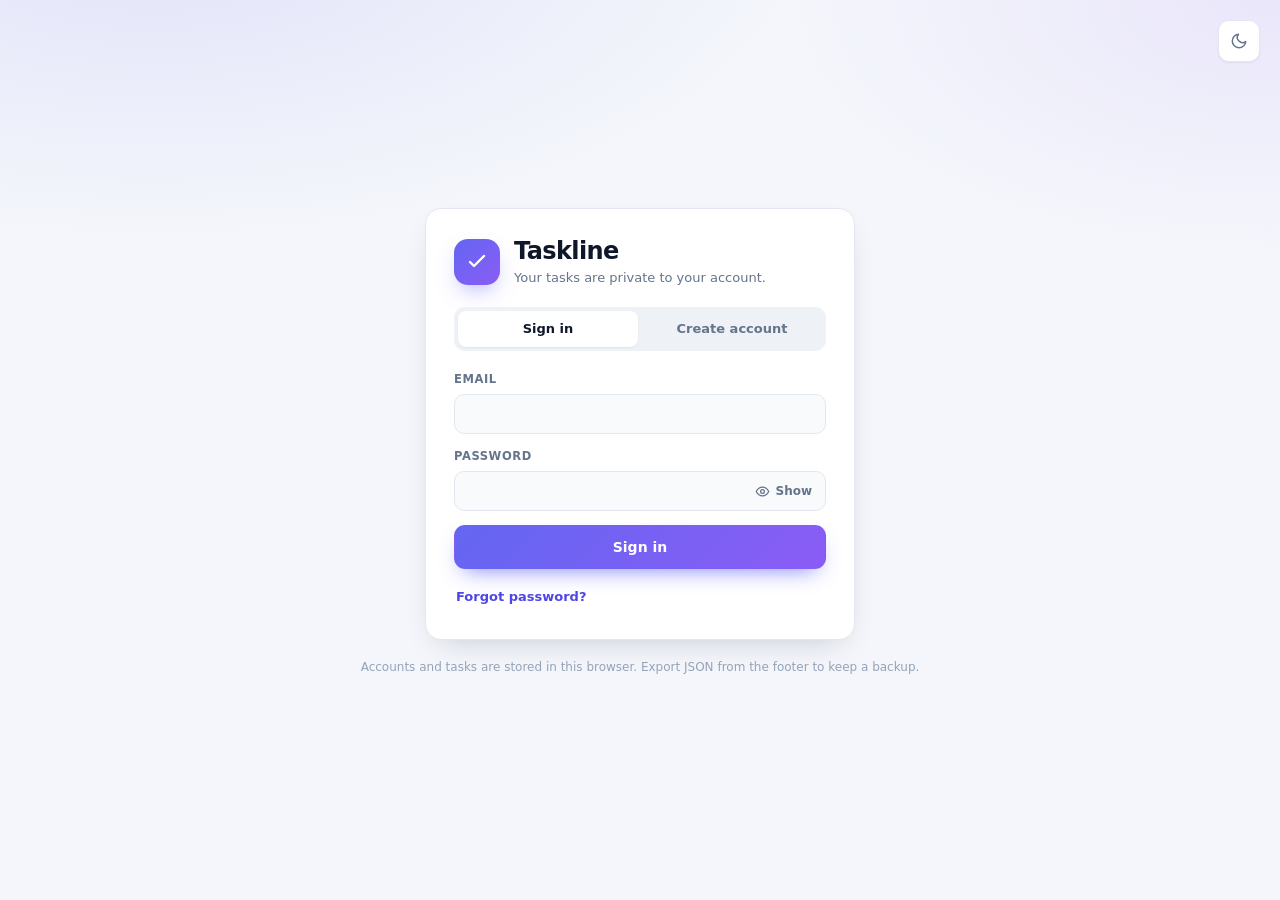
<file: index.html>
<!DOCTYPE html>
<html lang="en" data-theme="light">
<head>
  <meta charset="UTF-8">
  <meta name="viewport" content="width=device-width, initial-scale=1.0">
  <meta name="description" content="Taskline — a private daily task planner with accounts, statuses, and an archive.">
  <title>Taskline — Daily tasks</title>
  <link rel="icon" href="data:image/svg+xml,%3Csvg xmlns='http://www.w3.org/2000/svg' viewBox='0 0 100 100'%3E%3Crect width='100' height='100' rx='24' fill='%236366f1'/%3E%3Cpath d='M28 52l14 14 30-32' fill='none' stroke='white' stroke-width='10' stroke-linecap='round' stroke-linejoin='round'/%3E%3C/svg%3E">
  <script>
    (function () {
      try {
        var saved = localStorage.getItem('taskline.theme');
        var theme = saved || (window.matchMedia('(prefers-color-scheme: dark)').matches ? 'dark' : 'light');
        document.documentElement.dataset.theme = theme;
      } catch (error) {
        document.documentElement.dataset.theme = 'light';
      }
    })();
  </script>
  <link rel="stylesheet" href="styles.css">
</head>
<body>
  <div id="storageWarning" class="storage-warning" role="alert" hidden>
    <strong>Storage is blocked in this browser.</strong>
    You can use Taskline now, but accounts and tasks will disappear when you close this tab. Open this file in a normal Chrome or Edge window (not private mode), or allow site data for it, to save permanently. Use <strong>Export JSON</strong> before closing.
  </div>

  <main id="authView" class="auth-view" hidden>
    <button id="authThemeToggle" class="icon-btn theme-toggle auth-theme" type="button" aria-label="Switch theme" title="Switch theme">
      <svg class="icon-sun" viewBox="0 0 24 24" width="18" height="18" fill="none" stroke="currentColor" stroke-width="2" stroke-linecap="round" stroke-linejoin="round" aria-hidden="true">
        <circle cx="12" cy="12" r="4"/>
        <path d="M12 2v2M12 20v2M4.93 4.93l1.41 1.41M17.66 17.66l1.41 1.41M2 12h2M20 12h2M6.34 17.66l-1.41 1.41M19.07 4.93l-1.41 1.41"/>
      </svg>
      <svg class="icon-moon" viewBox="0 0 24 24" width="18" height="18" fill="none" stroke="currentColor" stroke-width="2" stroke-linecap="round" stroke-linejoin="round" aria-hidden="true">
        <path d="M21 12.79A9 9 0 1 1 11.21 3 7 7 0 0 0 21 12.79z"/>
      </svg>
    </button>

    <section class="auth-card card" aria-labelledby="authTitle">
      <div class="auth-brand">
        <div class="logo" aria-hidden="true">
          <svg viewBox="0 0 24 24" width="24" height="24" fill="none" stroke="currentColor" stroke-width="2.4" stroke-linecap="round" stroke-linejoin="round">
            <path d="m5 12 4 4L19 6"/>
          </svg>
        </div>
        <div>
          <h1 id="authTitle">Taskline</h1>
          <p>Your tasks are private to your account.</p>
        </div>
      </div>

      <div class="auth-tabs" role="tablist" aria-label="Account">
        <button type="button" class="auth-tab is-active" data-auth-tab="login" role="tab" aria-selected="true">Sign in</button>
        <button type="button" class="auth-tab" data-auth-tab="register" role="tab" aria-selected="false">Create account</button>
      </div>

      <p id="authNotice" class="auth-notice" role="status" hidden></p>

      <form id="loginForm" class="auth-form" novalidate>
        <label class="field">
          <span>Email</span>
          <input id="loginEmail" type="email" autocomplete="email" maxlength="254" required>
        </label>
        <label class="field">
          <span>Password</span>
          <input id="loginPassword" type="password" autocomplete="current-password" maxlength="200" required>
        </label>
        <p class="field-error" id="loginError" hidden></p>
        <button type="submit" class="btn btn-primary btn-block">Sign in</button>
        <button type="button" id="forgotBtn" class="text-btn auth-link">Forgot password?</button>
      </form>

      <form id="registerForm" class="auth-form" novalidate hidden>
        <label class="field">
          <span>Your name</span>
          <input id="registerName" type="text" autocomplete="name" maxlength="80" required>
        </label>
        <label class="field">
          <span>Email</span>
          <input id="registerEmail" type="email" autocomplete="email" maxlength="254" required>
        </label>
        <label class="field">
          <span>Password</span>
          <input id="registerPassword" type="password" autocomplete="new-password" minlength="8" maxlength="200" required>
        </label>
        <label class="field">
          <span>Confirm password</span>
          <input id="registerConfirm" type="password" autocomplete="new-password" minlength="8" maxlength="200" required>
        </label>
        <label class="field">
          <span>Mother's maiden name</span>
          <input id="registerMaiden" type="text" autocomplete="off" maxlength="80" required>
        </label>
        <p class="hint">Your mother's maiden name confirms password changes. If it does not match, we email a verification code instead.</p>
        <p class="field-error" id="registerError" hidden></p>
        <button type="submit" class="btn btn-primary btn-block">Create account</button>
      </form>
    </section>

    <p class="auth-foot">Accounts and tasks are stored in this browser. Export JSON from the footer to keep a backup.</p>
  </main>

  <div class="app" id="appShell" hidden>
    <header class="topbar">
      <div class="brand">
        <div class="logo" aria-hidden="true">
          <svg viewBox="0 0 24 24" width="24" height="24" fill="none" stroke="currentColor" stroke-width="2.4" stroke-linecap="round" stroke-linejoin="round">
            <path d="m5 12 4 4L19 6"/>
          </svg>
        </div>
        <div class="brand-text">
          <h1>Taskline</h1>
          <p>Plan your day. Keep moving.</p>
        </div>
      </div>

      <div class="topbar-actions">
        <div class="account" id="account">
          <button type="button" id="accountBtn" class="account-btn" aria-haspopup="true" aria-expanded="false" aria-controls="accountMenu">
            <span class="avatar" id="accountInitial" aria-hidden="true">?</span>
            <span class="account-email" id="accountEmail"></span>
            <svg class="account-chevron" viewBox="0 0 24 24" width="14" height="14" fill="none" stroke="currentColor" stroke-width="2.2" stroke-linecap="round" stroke-linejoin="round" aria-hidden="true">
              <path d="m6 9 6 6 6-6"/>
            </svg>
          </button>
          <div class="account-menu" id="accountMenu" hidden>
            <p class="account-menu-label"><strong id="accountMenuName"></strong><br><span id="accountMenuEmail"></span></p>
            <button type="button" id="manageTeamsBtn" class="account-menu-item">Manage teams</button>
            <button type="button" id="changePasswordBtn" class="account-menu-item">Change password</button>
            <button type="button" id="signOutBtn" class="account-menu-item is-danger">Sign out</button>
          </div>
        </div>

        <button id="themeToggle" class="icon-btn theme-toggle" type="button" aria-label="Switch theme" title="Switch theme">
          <svg class="icon-sun" viewBox="0 0 24 24" width="18" height="18" fill="none" stroke="currentColor" stroke-width="2" stroke-linecap="round" stroke-linejoin="round" aria-hidden="true">
            <circle cx="12" cy="12" r="4"/>
            <path d="M12 2v2M12 20v2M4.93 4.93l1.41 1.41M17.66 17.66l1.41 1.41M2 12h2M20 12h2M6.34 17.66l-1.41 1.41M19.07 4.93l-1.41 1.41"/>
          </svg>
          <svg class="icon-moon" viewBox="0 0 24 24" width="18" height="18" fill="none" stroke="currentColor" stroke-width="2" stroke-linecap="round" stroke-linejoin="round" aria-hidden="true">
            <path d="M21 12.79A9 9 0 1 1 11.21 3 7 7 0 0 0 21 12.79z"/>
          </svg>
        </button>
      </div>
    </header>

    <section class="composer card" aria-labelledby="composerTitle">
      <h2 id="composerTitle" class="sr-only">Add a task</h2>
      <form id="taskForm" autocomplete="off">
        <div class="composer-main">
          <input id="taskTitle" name="title" type="text" placeholder="What needs to be done?" maxlength="140" required aria-label="Task title">
          <button type="submit" class="btn btn-primary">
            <svg viewBox="0 0 24 24" width="17" height="17" fill="none" stroke="currentColor" stroke-width="2.4" stroke-linecap="round" aria-hidden="true">
              <path d="M12 5v14M5 12h14"/>
            </svg>
            Add task
          </button>
        </div>

        <div class="composer-meta">
          <label class="field-inline">
            <span>Date</span>
            <input id="taskDate" name="date" type="date" required>
          </label>

          <div class="date-presets" aria-label="Quick date">
            <button type="button" class="chip-btn" data-set-date="today">Today</button>
            <button type="button" class="chip-btn" data-set-date="tomorrow">Tomorrow</button>
          </div>

          <label class="field-inline">
            <span>Status</span>
            <select id="taskStatus" name="status"></select>
          </label>

          <label class="field-inline">
            <span>Priority</span>
            <select id="taskPriority" name="priority"></select>
          </label>

          <button type="button" id="detailsToggle" class="text-btn" aria-expanded="false" aria-controls="detailsRow">+ Notes</button>
        </div>

        <div class="composer-sharing">
          <div class="scope-toggle" role="group" aria-label="Task visibility">
            <button type="button" class="scope-btn is-active" data-scope="personal" aria-pressed="true">Personal</button>
            <button type="button" class="scope-btn" data-scope="team" aria-pressed="false">Team</button>
          </div>

          <label class="field-inline" id="teamPickerWrap" hidden>
            <span>Team</span>
            <select id="taskTeam"></select>
          </label>

          <label class="field-inline" id="assigneePickerWrap" hidden>
            <span>Assign to</span>
            <select id="taskAssignee"></select>
          </label>

          <button type="button" id="composerTeamsBtn" class="text-btn composer-team-link">Manage teams</button>
        </div>

        <div id="detailsRow" class="details-row" hidden>
          <label class="sr-only" for="taskNotes">Notes</label>
          <textarea id="taskNotes" name="notes" rows="2" maxlength="500" placeholder="Add details or context (optional)"></textarea>
        </div>
      </form>
    </section>

    <section class="stats" id="stats" aria-label="Task summary"></section>

    <section class="toolbar" aria-label="Task controls">
      <div class="tabs" role="tablist" aria-label="Views">
        <button type="button" id="tabTasks" class="tab is-active" data-view="tasks" role="tab" aria-selected="true" aria-controls="taskList">
          Tasks <span class="tab-count" id="activeCount">0</span>
        </button>
        <button type="button" id="tabArchive" class="tab" data-view="archive" role="tab" aria-selected="false" aria-controls="taskList">
          Archive <span class="tab-count" id="archivedCount">0</span>
        </button>
      </div>

      <div class="filters">
        <div class="search-field">
          <svg viewBox="0 0 24 24" width="16" height="16" fill="none" stroke="currentColor" stroke-width="2" stroke-linecap="round" aria-hidden="true">
            <circle cx="11" cy="11" r="7"/>
            <path d="m21 21-4.35-4.35"/>
          </svg>
          <input id="search" type="search" placeholder="Search tasks" aria-label="Search tasks">
        </div>

        <div class="filter-field" id="statusFilterWrap">
          <label class="sr-only" for="statusFilter">Filter by status</label>
          <select id="statusFilter" class="filter-select"></select>
        </div>

        <div class="filter-field">
          <label class="sr-only" for="scopeFilter">Filter by task type</label>
          <select id="scopeFilter" class="filter-select">
            <option value="all">All tasks</option>
            <option value="personal">Personal</option>
            <option value="team">Team</option>
          </select>
        </div>
      </div>
    </section>

    <main id="taskList" class="task-list-root" role="tabpanel" aria-labelledby="tabTasks"></main>

    <footer class="footer">
      <p class="storage-line" id="storageLine" data-state="checking" role="status">
        <span class="storage-dot" aria-hidden="true"></span>
        <span id="storageText">Loading your tasks…</span>
      </p>
      <p class="footer-actions">
        <button type="button" class="link-btn" id="exportBtn">Export JSON</button>
        <span class="footer-sep">·</span>
        <button type="button" class="link-btn" id="importBtn">Import JSON</button>
        <input type="file" id="importFile" accept="application/json,.json" hidden>
      </p>
      <p class="footer-shortcuts"><kbd>N</kbd> new task <span class="footer-sep">·</span> <kbd>/</kbd> search</p>
    </footer>
  </div>

  <dialog id="editDialog" class="modal">
    <form id="editForm" novalidate>
      <header class="modal-head">
        <h2>Edit task</h2>
        <button type="button" class="icon-btn" data-close aria-label="Close">
          <svg viewBox="0 0 24 24" width="17" height="17" fill="none" stroke="currentColor" stroke-width="2" stroke-linecap="round" aria-hidden="true">
            <path d="M18 6 6 18M6 6l12 12"/>
          </svg>
        </button>
      </header>

      <div class="modal-body">
        <label class="field">
          <span>Task</span>
          <input id="editTitle" type="text" maxlength="140" required>
        </label>
        <p class="field-error" id="editError" hidden>Please enter a task title.</p>

        <div class="field-grid">
          <label class="field">
            <span>Date</span>
            <input id="editDate" type="date" required>
          </label>
          <label class="field">
            <span>Status</span>
            <select id="editStatus"></select>
          </label>
          <label class="field">
            <span>Priority</span>
            <select id="editPriority"></select>
          </label>
        </div>

        <div id="editSharing" class="field-grid" hidden>
          <label class="field">
            <span>Shared with</span>
            <input id="editTeamName" type="text" readonly>
          </label>
          <label class="field">
            <span>Assignee</span>
            <select id="editAssignee"></select>
          </label>
        </div>

        <label class="field">
          <span>Notes</span>
          <textarea id="editNotes" rows="3" maxlength="500" placeholder="Add details or context (optional)"></textarea>
        </label>

        <p class="hint">Setting the status to <strong>Complete</strong> archives the task. Changing an archived task to any other status restores it.</p>
      </div>

      <footer class="modal-foot">
        <button type="button" class="btn btn-ghost" data-close>Cancel</button>
        <button type="submit" class="btn btn-primary">Save changes</button>
      </footer>
    </form>
  </dialog>

  <dialog id="confirmDialog" class="modal modal-sm">
    <header class="modal-head">
      <h2 id="confirmTitle">Delete task?</h2>
    </header>
    <div class="modal-body">
      <p id="confirmMessage"></p>
    </div>
    <footer class="modal-foot">
      <button type="button" class="btn btn-ghost" data-close>Cancel</button>
      <button type="button" id="confirmDeleteBtn" class="btn btn-danger">Delete task</button>
    </footer>
  </dialog>

  <dialog id="passwordDialog" class="modal modal-sm">
    <form id="passwordForm" novalidate>
      <header class="modal-head">
        <h2>Change password</h2>
        <button type="button" class="icon-btn" data-close aria-label="Close">
          <svg viewBox="0 0 24 24" width="17" height="17" fill="none" stroke="currentColor" stroke-width="2" stroke-linecap="round" aria-hidden="true">
            <path d="M18 6 6 18M6 6l12 12"/>
          </svg>
        </button>
      </header>

      <div class="modal-body">
        <p class="hint">Confirm with your current password and your mother's maiden name. If the maiden name does not match, we will email a verification code and open the reset window.</p>
        <label class="field">
          <span>Current password</span>
          <input id="pwCurrent" type="password" autocomplete="current-password" maxlength="200" required>
        </label>
        <label class="field">
          <span>Mother's maiden name</span>
          <input id="pwMaiden" type="text" autocomplete="off" maxlength="80" required>
        </label>
        <label class="field">
          <span>New password</span>
          <input id="pwNew" type="password" autocomplete="new-password" minlength="8" maxlength="200" required>
        </label>
        <label class="field">
          <span>Confirm new password</span>
          <input id="pwConfirm" type="password" autocomplete="new-password" minlength="8" maxlength="200" required>
        </label>
        <p class="field-error" id="pwError" hidden></p>
      </div>

      <footer class="modal-foot">
        <button type="button" class="btn btn-ghost" data-close>Cancel</button>
        <button type="submit" class="btn btn-primary">Update password</button>
      </footer>
    </form>
  </dialog>

  <dialog id="resetDialog" class="modal modal-sm">
    <form id="resetForm" novalidate>
      <header class="modal-head">
        <h2>Reset password</h2>
        <button type="button" class="icon-btn" data-close aria-label="Close">
          <svg viewBox="0 0 24 24" width="17" height="17" fill="none" stroke="currentColor" stroke-width="2" stroke-linecap="round" aria-hidden="true">
            <path d="M18 6 6 18M6 6l12 12"/>
          </svg>
        </button>
      </header>

      <div id="resetStepOne" class="modal-body">
        <p class="hint">Enter your email and your mother's maiden name. If the maiden name matches, you can choose a new password right away. If it does not, we will email you a verification code.</p>
        <label class="field">
          <span>Email</span>
          <input id="resetEmail" type="email" autocomplete="email" maxlength="254" required>
        </label>
        <label class="field">
          <span>Mother's maiden name</span>
          <input id="resetMaiden" type="text" autocomplete="off" maxlength="80" required>
        </label>
        <p class="field-error" id="resetErrorOne" hidden></p>
      </div>

      <div id="resetStepTwo" class="modal-body" hidden>
        <p id="resetNote" class="reset-note"></p>
        <div id="resetCodeWrap">
          <label class="field">
            <span>Verification code</span>
            <input id="resetCode" type="text" inputmode="numeric" autocomplete="one-time-code" maxlength="6" placeholder="6-digit code">
          </label>
          <button type="button" id="viewMailBtn" class="text-btn">Show verification code</button>
          <pre id="resetMailPreview" class="mail-preview" hidden></pre>
        </div>
        <label class="field">
          <span>New password</span>
          <input id="resetNew" type="password" autocomplete="new-password" minlength="8" maxlength="200" required>
        </label>
        <label class="field">
          <span>Confirm new password</span>
          <input id="resetConfirm" type="password" autocomplete="new-password" minlength="8" maxlength="200" required>
        </label>
        <p class="field-error" id="resetErrorTwo" hidden></p>
      </div>

      <footer id="resetFootOne" class="modal-foot">
        <button type="button" class="btn btn-ghost" data-close>Cancel</button>
        <button type="submit" class="btn btn-primary">Continue</button>
      </footer>
      <footer id="resetFootTwo" class="modal-foot" hidden>
        <button type="button" id="resetBackBtn" class="btn btn-ghost">Back</button>
        <button type="submit" class="btn btn-primary">Change password</button>
      </footer>
    </form>
  </dialog>

  <dialog id="teamsDialog" class="modal teams-modal">
    <header class="modal-head">
      <h2>Teams</h2>
      <button type="button" class="icon-btn" data-close aria-label="Close">
        <svg viewBox="0 0 24 24" width="17" height="17" fill="none" stroke="currentColor" stroke-width="2" stroke-linecap="round" aria-hidden="true">
          <path d="M18 6 6 18M6 6l12 12"/>
        </svg>
      </button>
    </header>

    <div class="modal-body">
      <p class="hint">Create a team and add registered users by email. Tasks shared with a team are visible to every member, while personal tasks stay private to you.</p>

      <form id="teamCreateForm" class="team-create" novalidate>
        <label class="field">
          <span>Team name</span>
          <input id="teamName" type="text" maxlength="80" placeholder="e.g. Design team" required>
        </label>
        <label class="field">
          <span>Members (email addresses, comma separated)</span>
          <input id="teamMembers" type="text" maxlength="1000" placeholder="teammate@example.com, another@example.com">
        </label>
        <p class="field-error" id="teamCreateError" hidden></p>
        <button type="submit" class="btn btn-primary">Create team</button>
      </form>

      <div id="teamList" class="team-list" aria-live="polite"></div>
    </div>

    <footer class="modal-foot">
      <button type="button" class="btn btn-ghost" data-close>Done</button>
    </footer>
  </dialog>

  <div id="toast" class="toast" role="status" aria-live="polite" hidden>
    <span id="toastMessage"></span>
    <button id="toastAction" class="toast-action" type="button" hidden>Undo</button>
    <button id="toastClose" class="toast-close" type="button" aria-label="Dismiss">
      <svg viewBox="0 0 24 24" width="15" height="15" fill="none" stroke="currentColor" stroke-width="2" stroke-linecap="round" aria-hidden="true">
        <path d="M18 6 6 18M6 6l12 12"/>
      </svg>
    </button>
  </div>

  <script src="backend.js"></script>
  <script src="app.js"></script>
</body>
</html>
</file>
<file: styles.css>
/* =========================================================
   Taskline — styles
   ========================================================= */

:root {
  color-scheme: light;

  --bg: #f4f6fb;
  --bg-image:
    radial-gradient(1100px 520px at 12% -8%, rgba(99, 102, 241, 0.13), transparent 60%),
    radial-gradient(900px 460px at 100% 0%, rgba(139, 92, 246, 0.10), transparent 55%);

  --surface: #ffffff;
  --surface-2: #f8fafc;
  --surface-3: #eef2f7;
  --text: #0f172a;
  --text-muted: #64748b;
  --text-soft: #94a3b8;
  --border: #e3e8f0;
  --border-strong: #cbd5e1;

  --primary: #4f46e5;
  --primary-strong: #4338ca;
  --primary-soft: #eef2ff;
  --primary-contrast: #ffffff;

  --danger: #dc2626;
  --danger-soft: #fef2f2;

  --todo: #475569;
  --todo-soft: #f1f5f9;
  --inprogress: #2563eb;
  --inprogress-soft: #eff6ff;
  --hold: #b45309;
  --hold-strong: #d97706;
  --hold-soft: #fffbeb;
  --hold-border: #fcd34d;
  --complete: #059669;
  --complete-soft: #ecfdf5;

  --high: #dc2626;
  --high-soft: #fef2f2;
  --medium: #c2740a;
  --medium-soft: #fffbeb;
  --low: #64748b;
  --low-soft: #f1f5f9;

  --shadow-sm: 0 1px 2px rgba(15, 23, 42, 0.06);
  --shadow-md: 0 12px 32px -14px rgba(15, 23, 42, 0.22);
  --shadow-lg: 0 30px 70px -24px rgba(15, 23, 42, 0.35);

  --radius: 16px;
  --radius-sm: 10px;
  --focus: 0 0 0 3px rgba(99, 102, 241, 0.28);
}

[data-theme="dark"] {
  color-scheme: dark;

  --bg: #080c18;
  --bg-image:
    radial-gradient(1100px 520px at 12% -8%, rgba(99, 102, 241, 0.20), transparent 60%),
    radial-gradient(900px 460px at 100% 0%, rgba(139, 92, 246, 0.15), transparent 55%);

  --surface: #101827;
  --surface-2: #0c1422;
  --surface-3: #1a2438;
  --text: #e7edf9;
  --text-muted: #94a3b8;
  --text-soft: #64748b;
  --border: #23304a;
  --border-strong: #33415c;

  --primary: #818cf8;
  --primary-strong: #a5b4fc;
  --primary-soft: rgba(129, 140, 248, 0.14);

  --danger: #f87171;
  --danger-soft: rgba(248, 113, 113, 0.12);

  --todo: #cbd5e1;
  --todo-soft: rgba(148, 163, 184, 0.13);
  --inprogress: #93c5fd;
  --inprogress-soft: rgba(96, 165, 250, 0.13);
  --hold: #fcd34d;
  --hold-strong: #fbbf24;
  --hold-soft: rgba(251, 191, 36, 0.10);
  --hold-border: rgba(251, 191, 36, 0.38);
  --complete: #6ee7b7;
  --complete-soft: rgba(52, 211, 153, 0.12);

  --high: #fca5a5;
  --high-soft: rgba(248, 113, 113, 0.12);
  --medium: #fcd34d;
  --medium-soft: rgba(251, 191, 36, 0.11);
  --low: #cbd5e1;
  --low-soft: rgba(148, 163, 184, 0.12);

  --shadow-sm: 0 1px 2px rgba(0, 0, 0, 0.35);
  --shadow-md: 0 14px 34px -16px rgba(0, 0, 0, 0.7);
  --shadow-lg: 0 30px 80px -24px rgba(0, 0, 0, 0.85);

  --focus: 0 0 0 3px rgba(129, 140, 248, 0.32);
}

* {
  box-sizing: border-box;
}

html {
  -webkit-text-size-adjust: 100%;
}

body {
  margin: 0;
  min-height: 100vh;
  background-color: var(--bg);
  background-image: var(--bg-image);
  background-attachment: fixed;
  color: var(--text);
  font-family: "Segoe UI", system-ui, -apple-system, "Helvetica Neue", Arial, sans-serif;
  font-size: 15px;
  line-height: 1.5;
  -webkit-font-smoothing: antialiased;
}

h1, h2, h3, p {
  margin: 0;
}

button, input, select, textarea {
  font: inherit;
  color: inherit;
}

button {
  cursor: pointer;
}

svg {
  flex: none;
}

[hidden] {
  display: none !important;
}

.storage-warning {
  position: relative;
  z-index: 20;
  padding: 12px 18px;
  border-bottom: 1px solid #fcd34d;
  background: #fffbeb;
  color: #92400e;
  font-size: 13px;
  line-height: 1.5;
  text-align: center;
}

[data-theme="dark"] .storage-warning {
  border-bottom-color: #78350f;
  background: #422006;
  color: #fde68a;
}

.sr-only {
  position: absolute;
  width: 1px;
  height: 1px;
  padding: 0;
  margin: -1px;
  overflow: hidden;
  clip: rect(0, 0, 0, 0);
  white-space: nowrap;
  border: 0;
}

:focus-visible {
  outline: 2px solid transparent;
  box-shadow: var(--focus);
}

.app {
  width: 100%;
  max-width: 1040px;
  margin: 0 auto;
  padding: 28px 20px 72px;
}

/* ---------- Top bar ---------- */

.topbar {
  display: flex;
  align-items: center;
  justify-content: space-between;
  gap: 16px;
  margin-bottom: 24px;
}

.brand {
  display: flex;
  align-items: center;
  gap: 14px;
  min-width: 0;
}

.logo {
  display: grid;
  place-items: center;
  width: 46px;
  height: 46px;
  border-radius: 14px;
  color: #fff;
  background: linear-gradient(135deg, #6366f1, #8b5cf6);
  box-shadow: 0 10px 24px -10px rgba(99, 102, 241, 0.75);
}

.brand-text h1 {
  font-size: 23px;
  font-weight: 700;
  letter-spacing: -0.025em;
  line-height: 1.2;
}

.brand-text p {
  font-size: 13px;
  color: var(--text-muted);
  margin-top: 1px;
}

/* ---------- Icon buttons ---------- */

.icon-btn {
  display: grid;
  place-items: center;
  width: 38px;
  height: 38px;
  padding: 0;
  border: 1px solid var(--border);
  border-radius: 11px;
  background: var(--surface);
  color: var(--text-muted);
  box-shadow: var(--shadow-sm);
  transition: background-color 0.15s ease, color 0.15s ease, border-color 0.15s ease, transform 0.15s ease;
}

.icon-btn:hover {
  background: var(--surface-3);
  color: var(--text);
}

.icon-btn:active {
  transform: translateY(1px);
}

.icon-btn-danger:hover {
  background: var(--danger-soft);
  border-color: color-mix(in srgb, var(--danger) 35%, transparent);
  color: var(--danger);
}

.theme-toggle {
  width: 42px;
  height: 42px;
}

[data-theme="light"] .icon-sun,
[data-theme="dark"] .icon-moon {
  display: none;
}

/* ---------- Composer ---------- */

.card {
  background: var(--surface);
  border: 1px solid var(--border);
  border-radius: var(--radius);
  box-shadow: var(--shadow-md);
}

.composer {
  padding: 18px;
  transition: border-color 0.2s ease, box-shadow 0.2s ease;
}

.composer:focus-within {
  border-color: color-mix(in srgb, var(--primary) 45%, var(--border));
  box-shadow: var(--shadow-md), 0 0 0 4px color-mix(in srgb, var(--primary) 10%, transparent);
}

.composer-main {
  display: flex;
  gap: 10px;
}

.composer-main input[type="text"] {
  flex: 1;
  min-width: 0;
  height: 48px;
  padding: 0 16px;
  border: 1px solid var(--border);
  border-radius: 12px;
  background: var(--surface-2);
  font-size: 15px;
  transition: border-color 0.15s ease, background-color 0.15s ease;
}

.composer-main input[type="text"]::placeholder {
  color: var(--text-soft);
}

.composer-main input[type="text"]:hover {
  border-color: var(--border-strong);
}

.composer-main input[type="text"]:focus {
  outline: none;
  border-color: var(--primary);
  background: var(--surface);
  box-shadow: var(--focus);
}

.btn {
  display: inline-flex;
  align-items: center;
  justify-content: center;
  gap: 8px;
  height: 44px;
  padding: 0 18px;
  border: 1px solid transparent;
  border-radius: 11px;
  font-size: 14px;
  font-weight: 600;
  white-space: nowrap;
  transition: transform 0.15s ease, filter 0.15s ease, background-color 0.15s ease, border-color 0.15s ease;
}

.btn:active {
  transform: translateY(1px);
}

.btn-primary {
  background: linear-gradient(135deg, #6366f1, #8b5cf6);
  color: #fff;
  box-shadow: 0 10px 22px -10px rgba(99, 102, 241, 0.85);
}

.btn-primary:hover {
  filter: brightness(1.07);
}

.btn-ghost {
  background: var(--surface-2);
  border-color: var(--border);
  color: var(--text);
}

.btn-ghost:hover {
  background: var(--surface-3);
}

.btn-danger {
  background: var(--danger);
  color: #fff;
  box-shadow: 0 10px 22px -12px color-mix(in srgb, var(--danger) 80%, transparent);
}

.btn-danger:hover {
  filter: brightness(1.06);
}

.composer-main .btn {
  height: 48px;
  padding: 0 22px;
}

.composer-meta {
  display: flex;
  align-items: center;
  flex-wrap: wrap;
  gap: 10px 16px;
  margin-top: 14px;
}

.composer-sharing {
  display: flex;
  align-items: center;
  flex-wrap: wrap;
  gap: 10px 16px;
  margin-top: 10px;
  padding-top: 10px;
  border-top: 1px dashed var(--border);
}

.scope-toggle {
  display: inline-flex;
  padding: 3px;
  border: 1px solid var(--border);
  border-radius: 999px;
  background: var(--surface-2);
}

.scope-btn {
  height: 28px;
  padding: 0 12px;
  border: none;
  border-radius: 999px;
  background: transparent;
  color: var(--text-muted);
  font-size: 12px;
  font-weight: 700;
  transition: background-color 0.15s ease, color 0.15s ease;
}

.scope-btn:hover {
  color: var(--text);
}

.scope-btn.is-active {
  background: var(--primary);
  color: var(--primary-contrast);
  box-shadow: var(--shadow-sm);
}

.scope-btn:focus-visible {
  outline: none;
  box-shadow: var(--focus);
}

.composer-team-link {
  margin-left: auto;
}

.field-inline {
  display: flex;
  align-items: center;
  gap: 8px;
  font-size: 11px;
  font-weight: 700;
  letter-spacing: 0.06em;
  text-transform: uppercase;
  color: var(--text-muted);
  cursor: pointer;
}

.field-inline input,
.field-inline select {
  height: 34px;
  padding: 0 9px;
  border: 1px solid var(--border);
  border-radius: 9px;
  background: var(--surface-2);
  font-size: 13px;
  font-weight: 500;
  letter-spacing: normal;
  text-transform: none;
  color: var(--text);
  transition: border-color 0.15s ease, background-color 0.15s ease;
}

.field-inline input:hover,
.field-inline select:hover {
  border-color: var(--border-strong);
}

.field-inline input:focus,
.field-inline select:focus {
  outline: none;
  border-color: var(--primary);
  background: var(--surface);
  box-shadow: var(--focus);
}

.date-presets {
  display: flex;
  gap: 6px;
}

.chip-btn {
  height: 28px;
  padding: 0 10px;
  border: 1px solid var(--border);
  border-radius: 999px;
  background: var(--surface-2);
  color: var(--text-muted);
  font-size: 12px;
  font-weight: 600;
  transition: background-color 0.15s ease, color 0.15s ease, border-color 0.15s ease;
}

.chip-btn:hover {
  background: var(--primary-soft);
  border-color: color-mix(in srgb, var(--primary) 35%, var(--border));
  color: var(--primary);
}

.text-btn {
  margin-left: auto;
  padding: 4px 2px;
  border: none;
  background: transparent;
  color: var(--primary);
  font-size: 13px;
  font-weight: 600;
}

.text-btn:hover {
  text-decoration: underline;
}

.details-row {
  margin-top: 12px;
}

.details-row textarea {
  width: 100%;
  padding: 10px 12px;
  border: 1px solid var(--border);
  border-radius: 10px;
  background: var(--surface-2);
  font-size: 14px;
  resize: vertical;
  min-height: 60px;
}

.details-row textarea:focus {
  outline: none;
  border-color: var(--primary);
  background: var(--surface);
  box-shadow: var(--focus);
}

/* ---------- Stats ---------- */

.stats {
  display: grid;
  grid-template-columns: repeat(4, minmax(0, 1fr));
  gap: 12px;
  margin: 18px 0;
}

.stat {
  display: flex;
  flex-direction: column;
  gap: 1px;
  padding: 13px 16px 14px;
  background: var(--surface);
  border: 1px solid var(--border);
  border-radius: 14px;
  box-shadow: var(--shadow-sm);
}

.stat-label {
  font-size: 11px;
  font-weight: 700;
  letter-spacing: 0.07em;
  text-transform: uppercase;
  color: var(--text-muted);
}

.stat-value {
  font-size: 24px;
  font-weight: 700;
  letter-spacing: -0.03em;
  line-height: 1.25;
}

.stat-hint {
  font-size: 12px;
  color: var(--text-soft);
}

.stat-hold {
  background: linear-gradient(180deg, var(--hold-soft), var(--surface) 85%);
  border-color: var(--hold-border);
}

.stat-hold .stat-value,
.stat-hold .stat-label {
  color: var(--hold);
}

/* ---------- Toolbar ---------- */

.toolbar {
  display: flex;
  align-items: center;
  justify-content: space-between;
  flex-wrap: wrap;
  gap: 12px;
  margin: 22px 0 16px;
}

.tabs {
  display: inline-flex;
  gap: 2px;
  padding: 4px;
  background: var(--surface-3);
  border-radius: 999px;
}

.tab {
  display: inline-flex;
  align-items: center;
  gap: 8px;
  padding: 8px 16px;
  border: none;
  border-radius: 999px;
  background: transparent;
  color: var(--text-muted);
  font-size: 13px;
  font-weight: 600;
  transition: background-color 0.15s ease, color 0.15s ease, box-shadow 0.15s ease;
}

.tab:hover {
  color: var(--text);
}

.tab.is-active {
  background: var(--surface);
  color: var(--text);
  box-shadow: var(--shadow-sm);
}

.tab-count {
  display: inline-grid;
  place-items: center;
  min-width: 20px;
  height: 19px;
  padding: 0 6px;
  border-radius: 999px;
  background: var(--surface-3);
  color: var(--text-muted);
  font-size: 11px;
  font-weight: 700;
}

.tab.is-active .tab-count {
  background: var(--primary-soft);
  color: var(--primary);
}

.filters {
  display: flex;
  align-items: center;
  flex-wrap: wrap;
  gap: 8px;
}

.search-field {
  position: relative;
  display: flex;
  align-items: center;
}

.search-field svg {
  position: absolute;
  left: 12px;
  color: var(--text-soft);
  pointer-events: none;
}

.search-field input {
  width: 216px;
  height: 38px;
  padding: 0 12px 0 36px;
  border: 1px solid var(--border);
  border-radius: 999px;
  background: var(--surface);
  font-size: 13px;
  transition: border-color 0.15s ease, box-shadow 0.15s ease;
}

.search-field input::placeholder {
  color: var(--text-soft);
}

.search-field input:focus {
  outline: none;
  border-color: var(--primary);
  box-shadow: var(--focus);
}

.filter-select {
  height: 38px;
  padding: 0 12px;
  border: 1px solid var(--border);
  border-radius: 999px;
  background: var(--surface);
  font-size: 13px;
  font-weight: 500;
  color: var(--text-muted);
  cursor: pointer;
}

.filter-select:hover {
  border-color: var(--border-strong);
  color: var(--text);
}

.filter-select:focus {
  outline: none;
  border-color: var(--primary);
  box-shadow: var(--focus);
}

/* ---------- Task groups ---------- */

.task-list-root {
  display: flex;
  flex-direction: column;
  gap: 26px;
}

.date-group {
  display: flex;
  flex-direction: column;
  gap: 10px;
}

.group-header {
  display: flex;
  align-items: baseline;
  flex-wrap: wrap;
  gap: 4px 10px;
  padding: 0 2px;
}

.group-title {
  display: inline-flex;
  align-items: center;
  gap: 8px;
  font-size: 15px;
  font-weight: 700;
  letter-spacing: -0.01em;
}

.group-date {
  font-size: 12px;
  color: var(--text-muted);
}

.group-count {
  margin-left: auto;
  font-size: 12px;
  font-weight: 600;
  color: var(--text-soft);
}

.task-list {
  display: flex;
  flex-direction: column;
  gap: 10px;
}

/* ---------- Task card ---------- */

.task {
  display: grid;
  grid-template-columns: auto minmax(0, 1fr) auto;
  gap: 14px;
  padding: 14px 16px;
  background: var(--surface);
  border: 1px solid var(--border);
  border-radius: 14px;
  box-shadow: var(--shadow-sm);
  transition: box-shadow 0.18s ease, transform 0.18s ease, border-color 0.18s ease;
}

.task:hover {
  border-color: var(--border-strong);
  box-shadow: var(--shadow-md);
  transform: translateY(-1px);
}

.task.is-hold {
  background:
    linear-gradient(90deg, var(--hold-soft), transparent 55%),
    var(--surface);
  border-color: var(--hold-border);
  border-left-width: 4px;
  border-left-color: var(--hold-strong);
}

.task.is-archived {
  background: var(--surface-2);
  box-shadow: none;
}

.task.is-archived .task-title {
  text-decoration: line-through;
  text-decoration-thickness: 1.5px;
  color: var(--text-muted);
}

.task.is-archived:hover {
  transform: none;
  box-shadow: var(--shadow-sm);
}

.check {
  display: grid;
  place-items: center;
  width: 26px;
  height: 26px;
  margin-top: 1px;
  padding: 0;
  border: 2px solid var(--border-strong);
  border-radius: 50%;
  background: transparent;
  color: #fff;
  transition: background-color 0.15s ease, border-color 0.15s ease, box-shadow 0.15s ease;
}

.check svg {
  opacity: 0;
  transform: scale(0.6);
  transition: opacity 0.15s ease, transform 0.15s ease;
}

.check:hover {
  border-color: var(--complete);
  background: var(--complete-soft);
}

.check:hover svg {
  opacity: 0.55;
  color: var(--complete);
}

.check.is-checked {
  border-color: var(--complete);
  background: var(--complete);
  color: #fff;
}

.check.is-checked svg {
  opacity: 1;
  transform: scale(1);
}

.check.is-checked:hover {
  filter: brightness(1.05);
  background: var(--complete);
}

.check.is-checked:hover svg {
  color: #fff;
}

.task-main {
  min-width: 0;
}

.task-head {
  display: flex;
  align-items: center;
  flex-wrap: wrap;
  gap: 6px 8px;
}

.task-title {
  min-width: 0;
  font-size: 15px;
  font-weight: 600;
  line-height: 1.4;
  overflow-wrap: anywhere;
}

.chip {
  display: inline-flex;
  align-items: center;
  gap: 5px;
  padding: 3px 8px;
  border-radius: 999px;
  font-size: 11px;
  font-weight: 600;
  line-height: 1.3;
  white-space: nowrap;
}

.status-todo {
  background: var(--todo-soft);
  color: var(--todo);
}

.status-inprogress {
  background: var(--inprogress-soft);
  color: var(--inprogress);
}

.status-hold {
  background: var(--hold-soft);
  color: var(--hold);
}

.status-complete {
  background: var(--complete-soft);
  color: var(--complete);
}

.priority-high {
  background: var(--high-soft);
  color: var(--high);
}

.priority-medium {
  background: var(--medium-soft);
  color: var(--medium);
}

.priority-low {
  background: var(--low-soft);
  color: var(--low);
}

.chip-overdue {
  background: var(--danger-soft);
  color: var(--danger);
  border: 1px solid color-mix(in srgb, var(--danger) 22%, transparent);
}

.chip-team {
  background: var(--primary-soft);
  color: var(--primary);
}

.chip-personal {
  background: var(--surface-3);
  color: var(--text-muted);
}

.chip-assignee {
  background: var(--complete-soft);
  color: var(--complete);
}

.chip-unassigned {
  background: var(--surface-3);
  color: var(--text-soft);
}

.task-notes {
  margin-top: 5px;
  font-size: 13px;
  color: var(--text-muted);
  overflow-wrap: anywhere;
  white-space: pre-wrap;
}

.task-meta {
  display: flex;
  align-items: center;
  flex-wrap: wrap;
  gap: 4px 14px;
  margin-top: 8px;
  font-size: 12px;
  color: var(--text-soft);
}

.meta-item {
  display: inline-flex;
  align-items: center;
  gap: 5px;
}

.hold-note {
  display: flex;
  align-items: flex-start;
  gap: 7px;
  margin-top: 9px;
  padding: 7px 10px;
  border: 1px dashed var(--hold-border);
  border-radius: 9px;
  background: var(--hold-soft);
  color: var(--hold);
  font-size: 12px;
  line-height: 1.45;
}

.hold-note svg {
  margin-top: 2px;
}

.task-side {
  display: flex;
  flex-direction: column;
  align-items: flex-end;
  gap: 8px;
}

.status-select {
  height: 32px;
  max-width: 160px;
  padding: 0 26px 0 10px;
  border: 1px solid transparent;
  border-radius: 999px;
  font-size: 12px;
  font-weight: 600;
  cursor: pointer;
  appearance: none;
  background-image: url("data:image/svg+xml,%3Csvg xmlns='http://www.w3.org/2000/svg' width='12' height='12' viewBox='0 0 24 24' fill='none' stroke='%2364748b' stroke-width='2.5' stroke-linecap='round' stroke-linejoin='round'%3E%3Cpath d='m6 9 6 6 6-6'/%3E%3C/svg%3E");
  background-repeat: no-repeat;
  background-position: right 8px center;
  background-size: 12px;
  transition: filter 0.15s ease, box-shadow 0.15s ease;
}

.status-select:hover {
  filter: brightness(0.97);
}

[data-theme="dark"] .status-select:hover {
  filter: brightness(1.12);
}

.status-select:focus {
  outline: none;
  box-shadow: var(--focus);
}

.status-select.status-todo,
.status-select.status-inprogress,
.status-select.status-hold,
.status-select.status-complete {
  border-color: color-mix(in srgb, currentColor 18%, transparent);
}

.row-actions {
  display: flex;
  align-items: center;
  gap: 5px;
}

.restore-btn {
  display: inline-flex;
  align-items: center;
  justify-content: center;
  gap: 4px;
  min-height: 32px;
  padding: 0 9px;
  border: 1px solid var(--border);
  border-radius: 9px;
  background: var(--surface-2);
  color: var(--text-muted);
  font-size: 11.5px;
  font-weight: 700;
  white-space: nowrap;
  box-shadow: none;
}

.restore-btn:hover {
  background: var(--surface-3);
  border-color: var(--border-strong);
  color: var(--text);
}

.row-actions .icon-btn {
  width: 32px;
  height: 32px;
  border-color: transparent;
  background: transparent;
  box-shadow: none;
}

.row-actions .icon-btn:hover {
  background: var(--surface-3);
  border-color: var(--border);
}

.row-actions .icon-btn-danger:hover {
  background: var(--danger-soft);
  border-color: color-mix(in srgb, var(--danger) 30%, transparent);
  color: var(--danger);
}

/* ---------- Empty state ---------- */

.empty {
  display: flex;
  flex-direction: column;
  align-items: center;
  text-align: center;
  gap: 6px;
  padding: 52px 24px;
  border: 1px dashed var(--border-strong);
  border-radius: var(--radius);
  background: color-mix(in srgb, var(--surface) 65%, transparent);
}

.empty-icon {
  font-size: 34px;
  line-height: 1;
  margin-bottom: 4px;
}

.empty h3 {
  font-size: 17px;
  font-weight: 700;
  letter-spacing: -0.01em;
}

.empty p {
  max-width: 400px;
  font-size: 13.5px;
  color: var(--text-muted);
}

.empty .btn {
  margin-top: 12px;
}

/* ---------- Footer ---------- */

.footer {
  display: flex;
  flex-direction: column;
  align-items: center;
  gap: 7px;
  margin-top: 42px;
  text-align: center;
  font-size: 12px;
  color: var(--text-soft);
}

.storage-line {
  display: inline-flex;
  align-items: center;
  gap: 7px;
  color: var(--text-muted);
}

.storage-dot {
  width: 7px;
  height: 7px;
  border-radius: 50%;
  background: var(--text-soft);
  box-shadow: 0 0 0 3px color-mix(in srgb, var(--text-soft) 18%, transparent);
}

.storage-line[data-state="server"] .storage-dot {
  background: var(--complete);
  box-shadow: 0 0 0 3px color-mix(in srgb, var(--complete) 18%, transparent);
}

.storage-line[data-state="saving"] .storage-dot {
  background: var(--medium);
  box-shadow: 0 0 0 3px color-mix(in srgb, var(--medium) 18%, transparent);
  animation: storage-pulse 0.9s ease-in-out infinite;
}

.storage-line[data-state="error"] .storage-dot {
  background: var(--danger);
  box-shadow: 0 0 0 3px color-mix(in srgb, var(--danger) 18%, transparent);
}

@keyframes storage-pulse {
  50% {
    opacity: 0.3;
  }
}

.footer-actions {
  display: flex;
  align-items: center;
  gap: 4px;
}

.link-btn {
  padding: 2px 4px;
  border: none;
  background: transparent;
  color: var(--text-muted);
  font-size: 12px;
  font-weight: 600;
  text-decoration: underline;
  text-decoration-color: color-mix(in srgb, currentColor 35%, transparent);
  text-underline-offset: 2px;
}

.link-btn:hover {
  color: var(--primary);
}

.footer-shortcuts {
  color: var(--text-soft);
}

.footer-sep {
  margin: 0 4px;
  opacity: 0.6;
}

kbd {
  display: inline-block;
  min-width: 18px;
  padding: 1px 5px;
  border: 1px solid var(--border-strong);
  border-bottom-width: 2px;
  border-radius: 5px;
  background: var(--surface);
  color: var(--text-muted);
  font-family: inherit;
  font-size: 10.5px;
  font-weight: 700;
  text-align: center;
  line-height: 1.4;
}

/* ---------- Dialogs ---------- */

.modal {
  width: min(580px, calc(100vw - 32px));
  max-height: calc(100vh - 48px);
  padding: 0;
  border: 1px solid var(--border);
  border-radius: 18px;
  background: var(--surface);
  color: var(--text);
  box-shadow: var(--shadow-lg);
  overflow: auto;
}

.modal-sm {
  width: min(440px, calc(100vw - 32px));
}

.modal::backdrop {
  background: rgba(3, 7, 18, 0.55);
  backdrop-filter: blur(4px);
}

.modal-head {
  display: flex;
  align-items: center;
  justify-content: space-between;
  gap: 16px;
  padding: 18px 20px;
  border-bottom: 1px solid var(--border);
}

.modal-head h2 {
  font-size: 17px;
  font-weight: 700;
  letter-spacing: -0.01em;
}

.modal-head .icon-btn {
  width: 32px;
  height: 32px;
  border-color: transparent;
  background: transparent;
  box-shadow: none;
}

.modal-head .icon-btn:hover {
  background: var(--surface-3);
}

.modal-body {
  display: flex;
  flex-direction: column;
  gap: 14px;
  padding: 20px;
}

.modal-body > p {
  font-size: 14px;
  color: var(--text-muted);
  overflow-wrap: anywhere;
}

.modal-foot {
  display: flex;
  align-items: center;
  justify-content: flex-end;
  gap: 8px;
  padding: 16px 20px;
  border-top: 1px solid var(--border);
  background: var(--surface-2);
  border-radius: 0 0 18px 18px;
}

.field {
  display: flex;
  flex-direction: column;
  gap: 6px;
}

.field > span {
  font-size: 11.5px;
  font-weight: 700;
  letter-spacing: 0.05em;
  text-transform: uppercase;
  color: var(--text-muted);
}

.field input,
.field select,
.field textarea {
  width: 100%;
  padding: 9px 11px;
  border: 1px solid var(--border);
  border-radius: 10px;
  background: var(--surface-2);
  font-size: 14px;
  transition: border-color 0.15s ease, box-shadow 0.15s ease, background-color 0.15s ease;
}

.field input,
.field select {
  height: 40px;
}

.field textarea {
  resize: vertical;
  min-height: 76px;
}

.field input:hover,
.field select:hover,
.field textarea:hover {
  border-color: var(--border-strong);
}

.field input:focus,
.field select:focus,
.field textarea:focus {
  outline: none;
  border-color: var(--primary);
  background: var(--surface);
  box-shadow: var(--focus);
}

.password-wrap {
  position: relative;
  width: 100%;
}

.field input.has-password-toggle {
  padding-right: 82px;
}

.password-toggle {
  position: absolute;
  top: 50%;
  right: 6px;
  transform: translateY(-50%);
  display: inline-flex;
  align-items: center;
  justify-content: center;
  gap: 5px;
  min-height: 28px;
  padding: 4px 8px;
  border: 0;
  border-radius: 8px;
  background: transparent;
  color: var(--text-muted);
  font-size: 12px;
  font-weight: 700;
  line-height: 1;
}

.password-toggle:hover {
  background: var(--surface-2);
  color: var(--text);
}

.password-toggle:focus-visible {
  outline: 2px solid var(--primary);
  outline-offset: 1px;
}

.password-toggle .pw-eye-off {
  display: none;
}

.password-toggle[aria-pressed="true"] .pw-eye {
  display: none;
}

.password-toggle[aria-pressed="true"] .pw-eye-off {
  display: block;
}

.field-grid {
  display: grid;
  grid-template-columns: repeat(3, minmax(0, 1fr));
  gap: 12px;
}

.field-error {
  margin-top: -6px;
  font-size: 12.5px;
  font-weight: 600;
  color: var(--danger);
}

.hint {
  padding: 10px 12px;
  border-radius: 9px;
  background: var(--surface-2);
  border: 1px solid var(--border);
  font-size: 12.5px;
  line-height: 1.5;
  color: var(--text-muted);
}

.hint strong {
  color: var(--text);
}

/* ---------- Teams ---------- */

.teams-modal {
  width: min(680px, calc(100vw - 32px));
}

.team-create {
  display: flex;
  flex-direction: column;
  gap: 10px;
  padding: 14px;
  border: 1px solid var(--border);
  border-radius: 12px;
  background: var(--surface-2);
}

.team-create .btn {
  align-self: flex-start;
}

.team-list {
  display: flex;
  flex-direction: column;
  gap: 12px;
}

.team-card {
  padding: 14px;
  border: 1px solid var(--border);
  border-radius: 12px;
  background: var(--surface);
}

.team-card-head {
  display: flex;
  align-items: flex-start;
  justify-content: space-between;
  gap: 12px;
}

.team-title-wrap {
  min-width: 0;
}

.team-name,
.team-name-input {
  margin: 0;
  font-size: 15px;
  font-weight: 700;
  letter-spacing: -0.01em;
}

.team-name-input {
  width: 100%;
  height: 34px;
  padding: 0 9px;
  border: 1px solid var(--border);
  border-radius: 8px;
  background: var(--surface-2);
  color: var(--text);
  font-family: inherit;
  font-size: 14px;
}

.team-name-input:focus {
  outline: none;
  border-color: var(--primary);
  background: var(--surface);
  box-shadow: var(--focus);
}

.team-sub {
  margin-top: 4px;
  font-size: 12px;
  color: var(--text-muted);
}

.team-members {
  display: flex;
  flex-wrap: wrap;
  gap: 6px;
  margin-top: 10px;
}

.member-chip {
  display: inline-flex;
  align-items: center;
  gap: 6px;
  padding: 4px 6px 4px 10px;
  border: 1px solid var(--border);
  border-radius: 999px;
  background: var(--surface-2);
  font-size: 12px;
}

.member-chip small {
  color: var(--text-soft);
  font-size: 11px;
}

.member-remove {
  display: grid;
  place-items: center;
  width: 20px;
  height: 20px;
  border: none;
  border-radius: 50%;
  background: transparent;
  color: var(--text-soft);
  font-size: 15px;
  line-height: 1;
}

.member-remove:hover {
  background: var(--danger-soft);
  color: var(--danger);
}

.team-add-member {
  display: flex;
  gap: 8px;
  margin-top: 10px;
}

.team-member-input {
  flex: 1;
  min-width: 0;
  height: 36px;
  padding: 0 10px;
  border: 1px solid var(--border);
  border-radius: 8px;
  background: var(--surface-2);
  color: var(--text);
  font-family: inherit;
  font-size: 13px;
}

.team-member-input:focus {
  outline: none;
  border-color: var(--primary);
  background: var(--surface);
  box-shadow: var(--focus);
}

.btn-sm {
  height: 36px;
  padding: 0 12px;
  font-size: 13px;
}

.empty-inline {
  padding: 14px;
  border: 1px dashed var(--border-strong);
  border-radius: 10px;
  color: var(--text-muted);
  font-size: 13px;
  text-align: center;
}

/* ---------- Toast ---------- */

.toast {
  position: fixed;
  left: 50%;
  bottom: 24px;
  z-index: 100;
  display: flex;
  align-items: center;
  gap: 14px;
  max-width: min(480px, calc(100vw - 32px));
  padding: 11px 12px 11px 16px;
  border: 1px solid rgba(255, 255, 255, 0.12);
  border-radius: 12px;
  background: #111827;
  color: #f1f5f9;
  font-size: 13.5px;
  box-shadow: var(--shadow-lg);
  transform: translateX(-50%);
  animation: toast-in 0.22s ease-out;
}

.toast > span {
  min-width: 0;
  overflow-wrap: anywhere;
}

.toast-action {
  flex: none;
  padding: 4px 6px;
  border: none;
  background: transparent;
  color: #a5b4fc;
  font-size: 13px;
  font-weight: 700;
}

.toast-action:hover {
  text-decoration: underline;
}

.toast-close {
  display: grid;
  place-items: center;
  flex: none;
  width: 26px;
  height: 26px;
  padding: 0;
  border: none;
  border-radius: 7px;
  background: transparent;
  color: #94a3b8;
}

.toast-close:hover {
  background: rgba(255, 255, 255, 0.08);
  color: #f1f5f9;
}

@keyframes toast-in {
  from {
    opacity: 0;
    transform: translate(-50%, 12px);
  }
  to {
    opacity: 1;
    transform: translate(-50%, 0);
  }
}

/* ---------- Authentication ---------- */

.auth-view {
  display: flex;
  flex-direction: column;
  align-items: center;
  justify-content: center;
  min-height: 100vh;
  padding: 32px 20px 48px;
}

.auth-theme {
  position: fixed;
  top: 20px;
  right: 20px;
}

.auth-card {
  display: flex;
  flex-direction: column;
  gap: 20px;
  width: min(430px, 100%);
  padding: 28px;
  box-shadow: var(--shadow-md);
}

.auth-brand {
  display: flex;
  align-items: center;
  gap: 14px;
}

.auth-brand h1 {
  font-size: 24px;
  font-weight: 700;
  letter-spacing: -0.025em;
  line-height: 1.2;
}

.auth-brand p {
  margin-top: 2px;
  font-size: 13px;
  color: var(--text-muted);
}

.auth-tabs {
  display: flex;
  gap: 4px;
  padding: 4px;
  border-radius: 11px;
  background: var(--surface-3);
}

.auth-tab {
  flex: 1;
  padding: 8px 10px;
  border: none;
  border-radius: 8px;
  background: transparent;
  color: var(--text-muted);
  font-size: 13px;
  font-weight: 600;
  transition: background-color 0.15s ease, color 0.15s ease, box-shadow 0.15s ease;
}

.auth-tab:hover {
  color: var(--text);
}

.auth-tab.is-active {
  background: var(--surface);
  color: var(--text);
  box-shadow: var(--shadow-sm);
}

.auth-form {
  display: flex;
  flex-direction: column;
  gap: 14px;
}

.btn-block {
  width: 100%;
}

.auth-link {
  align-self: flex-start;
  margin-left: 0;
}

.auth-notice {
  padding: 10px 12px;
  border: 1px solid color-mix(in srgb, var(--primary) 28%, transparent);
  border-radius: 9px;
  background: var(--primary-soft);
  color: var(--text);
  font-size: 13px;
  line-height: 1.5;
}

.auth-foot {
  margin-top: 18px;
  font-size: 12px;
  color: var(--text-soft);
  text-align: center;
}

.auth-foot code {
  padding: 1px 5px;
  border-radius: 5px;
  background: var(--surface-3);
  color: var(--text-muted);
  font-size: 11.5px;
}

/* ---------- Account menu ---------- */

.topbar-actions {
  display: flex;
  align-items: center;
  gap: 10px;
}

.account {
  position: relative;
}

.account-btn {
  display: flex;
  align-items: center;
  gap: 8px;
  height: 42px;
  padding: 0 10px 0 6px;
  border: 1px solid var(--border);
  border-radius: 12px;
  background: var(--surface);
  color: var(--text-muted);
  box-shadow: var(--shadow-sm);
  font-size: 13px;
  font-weight: 600;
  transition: background-color 0.15s ease, color 0.15s ease;
}

.account-btn:hover {
  background: var(--surface-3);
  color: var(--text);
}

.avatar {
  display: grid;
  place-items: center;
  width: 28px;
  height: 28px;
  border-radius: 50%;
  background: linear-gradient(135deg, #6366f1, #8b5cf6);
  color: #fff;
  font-size: 12px;
  font-weight: 700;
  text-transform: uppercase;
}

.account-email {
  max-width: 180px;
  overflow: hidden;
  text-overflow: ellipsis;
  white-space: nowrap;
}

.account-chevron {
  color: var(--text-soft);
}

.account-menu {
  position: absolute;
  top: calc(100% + 8px);
  right: 0;
  z-index: 50;
  display: flex;
  flex-direction: column;
  gap: 2px;
  width: 240px;
  padding: 8px;
  border: 1px solid var(--border);
  border-radius: 12px;
  background: var(--surface);
  box-shadow: var(--shadow-md);
}

.account-menu-label {
  padding: 8px 10px 10px;
  margin-bottom: 4px;
  border-bottom: 1px solid var(--border);
  font-size: 11.5px;
  line-height: 1.5;
  color: var(--text-muted);
  overflow-wrap: anywhere;
}

.account-menu-label strong {
  color: var(--text);
}

.account-menu-item {
  padding: 9px 10px;
  border: none;
  border-radius: 8px;
  background: transparent;
  color: var(--text);
  font-size: 13px;
  font-weight: 600;
  text-align: left;
}

.account-menu-item:hover {
  background: var(--surface-3);
}

.account-menu-item.is-danger {
  color: var(--danger);
}

.account-menu-item.is-danger:hover {
  background: var(--danger-soft);
}

/* ---------- Password reset ---------- */

.reset-note {
  padding: 10px 12px;
  border: 1px solid var(--border);
  border-radius: 9px;
  background: var(--surface-2);
  font-size: 13px;
  line-height: 1.5;
  color: var(--text-muted);
}

.reset-note.is-success {
  border-color: color-mix(in srgb, var(--complete) 35%, transparent);
  background: var(--complete-soft);
  color: var(--text);
}

.mail-preview {
  max-height: 170px;
  margin: 0;
  padding: 10px 12px;
  border: 1px dashed var(--border-strong);
  border-radius: 9px;
  background: var(--surface-2);
  color: var(--text);
  font-family: ui-monospace, SFMono-Regular, Consolas, monospace;
  font-size: 12px;
  line-height: 1.5;
  white-space: pre-wrap;
  overflow: auto;
  overflow-wrap: anywhere;
}

/* ---------- Responsive ---------- */

@media (max-width: 880px) {
  .stats {
    grid-template-columns: repeat(2, minmax(0, 1fr));
  }
}

@media (max-width: 720px) {
  .app {
    padding: 20px 16px 60px;
  }

  .auth-view {
    padding: 24px 16px 40px;
  }

  .auth-card {
    padding: 22px;
  }

  .account-email {
    display: none;
  }

  .account-btn {
    padding-right: 6px;
  }

  .composer-main {
    flex-direction: column;
  }

  .composer-main .btn {
    width: 100%;
  }

  .text-btn {
    margin-left: 0;
  }

  .toolbar {
    align-items: stretch;
  }

  .tabs {
    align-self: flex-start;
  }

  .filters {
    width: 100%;
  }

  .search-field {
    flex: 1;
  }

  .search-field input {
    width: 100%;
  }

  .task {
    grid-template-columns: auto minmax(0, 1fr);
    gap: 12px;
  }

  .task-side {
    grid-column: 1 / -1;
    flex-direction: row;
    align-items: center;
    justify-content: space-between;
    padding-top: 10px;
    border-top: 1px solid var(--border);
  }

  .row-actions {
    margin-left: auto;
  }
}

@media (max-width: 520px) {
  .brand-text h1 {
    font-size: 20px;
  }

  .brand-text p {
    font-size: 12px;
  }

  .stats {
    gap: 8px;
  }

  .stat {
    padding: 11px 13px 12px;
  }

  .stat-value {
    font-size: 21px;
  }

  .group-count {
    display: none;
  }

  .field-grid {
    grid-template-columns: 1fr;
  }

  .composer-sharing {
    align-items: stretch;
  }

  .composer-team-link {
    margin-left: 0;
  }

  .team-add-member {
    flex-direction: column;
  }

  .team-add-member .btn {
    width: 100%;
  }

  .team-card-head {
    flex-direction: column;
  }

  .modal-foot {
    flex-wrap: wrap;
  }

  .modal-foot .btn {
    flex: 1;
  }

  .toast {
    bottom: 16px;
  }
}

@media (prefers-reduced-motion: reduce) {
  *,
  *::before,
  *::after {
    animation-duration: 0.001ms !important;
    animation-iteration-count: 1 !important;
    transition-duration: 0.001ms !important;
    scroll-behavior: auto !important;
  }
}
</file>
